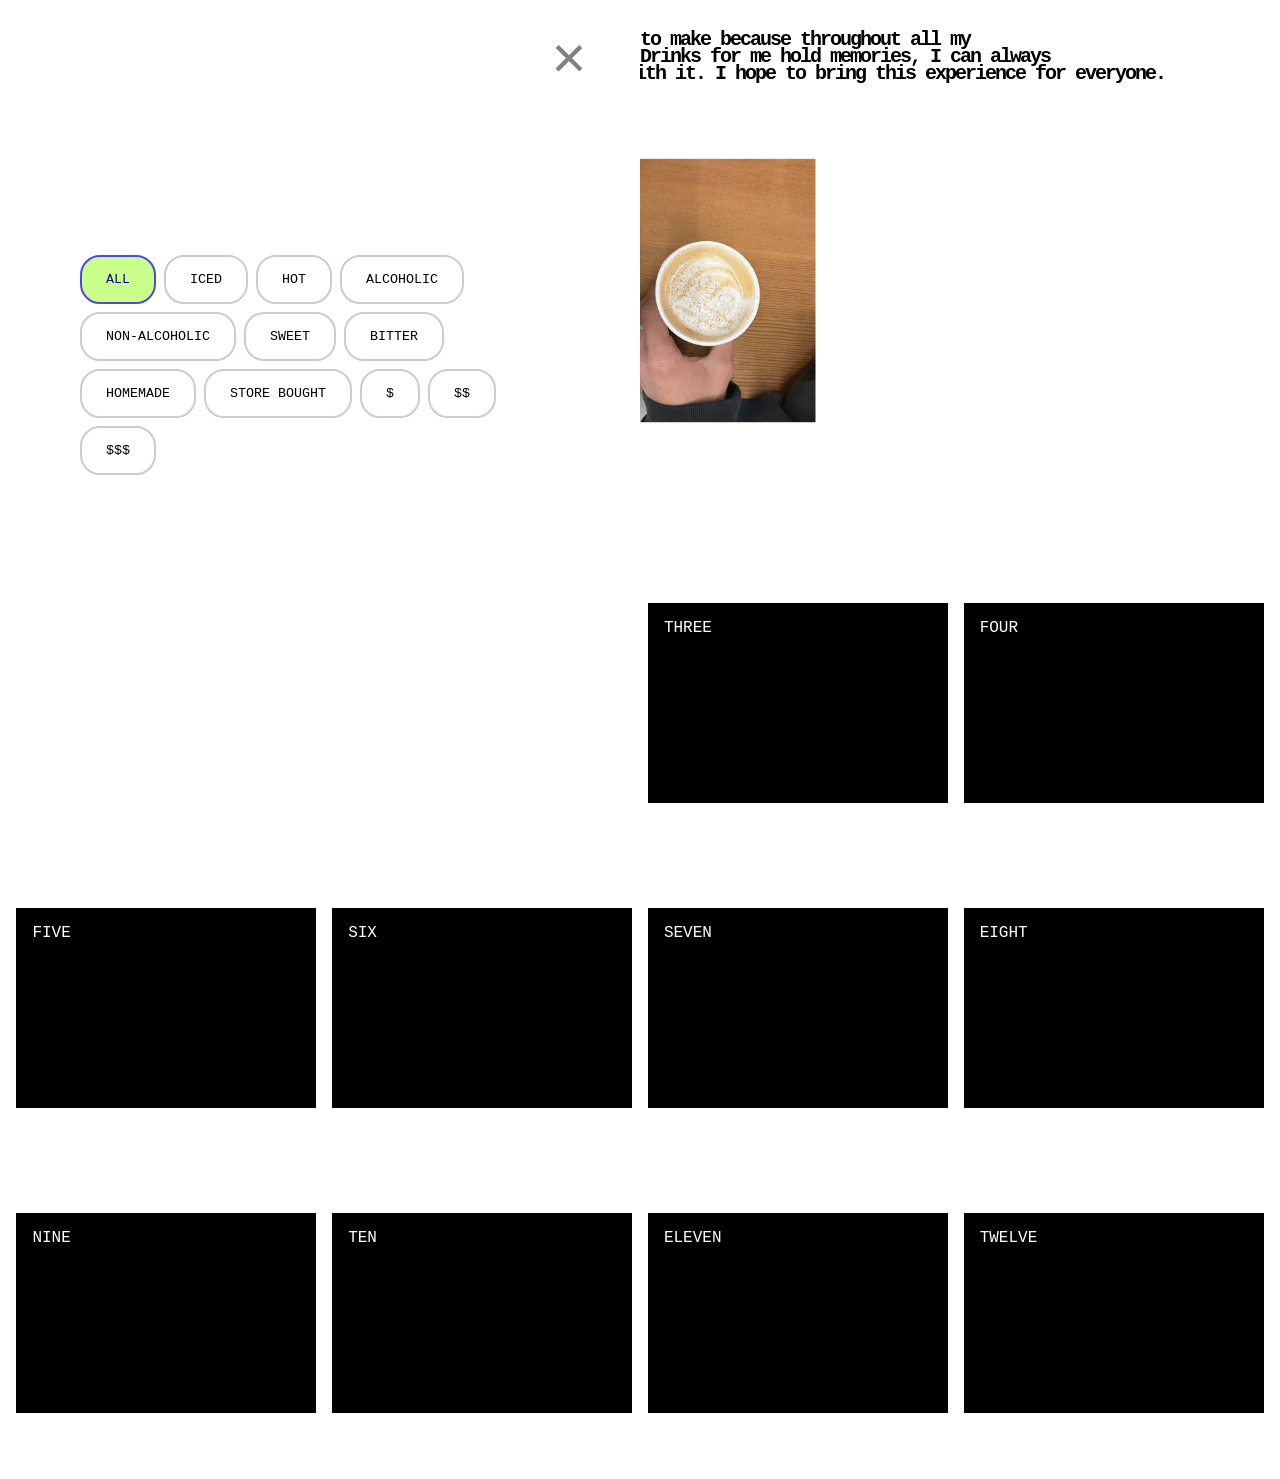
<file: index.html>
<!DOCTYPE html>
<!--[if lt IE 7]>      <html class="no-js lt-ie9 lt-ie8 lt-ie7"> <![endif]-->
<!--[if IE 7]>         <html class="no-js lt-ie9 lt-ie8"> <![endif]-->
<!--[if IE 8]>         <html class="no-js lt-ie9"> <![endif]-->
<!--[if gt IE 8]>      <html class="no-js"> <!--<![endif]-->
<html>
    <head>
        <meta charset="utf-8">
        <meta http-equiv="X-UA-Compatible" content="IE=edge">
        <title></title>
        <meta name="description" content="">
        <meta name="viewport" content="width=device-width, initial-scale=1">
        <link rel="stylesheet" href="style.css">
    </head>
    <body>
        <!--[if lt IE 7]>
            <p class="browsehappy">You are using an <strong>outdated</strong> browser. Please <a href="#">upgrade your browser</a> to improve your experience.</p>
        <![endif]-->
        
        <script src="script.js" async defer></script>

<h2>RATE MY DRINK is a site I wanted to make because throughout all my <br>
semesters I always have a drink in hand. Drinks for me hold memories, I can always <br>
remenisce on a drink I loved and the day that came with it. I hope to bring this experience for everyone. 
</h2> 
<br>
<img src="drinkscompressed.gif">

<br>
<br>
<br>
 <div class="button-container">
  <span class="btn" onclick="openNav()">INDEX</span>
  <a href="upload.html">
  <button class="btn">UPLOAD</button>
  </a>
</div>

<div id="myNav" class="overlay">
  <a href="javascript:void(0)" class="closebtn" onclick="closeNav()">&times;</a>
  <div class="overlay-content">
    <div class="filters">
    <button class="filter-btn active" data-filter="all">ALL</button>
    <button class="filter-btn" data-filter="fruit">ICED</button>
    <button class="filter-btn" data-filter="veggie">HOT</button>
    <button class="filter-btn" data-filter="veggie">ALCOHOLIC</button>
    <button class="filter-btn" data-filter="veggie">NON-ALCOHOLIC</button>
    <button class="filter-btn" data-filter="veggie">SWEET</button>
    <button class="filter-btn" data-filter="veggie">BITTER</button>
    <button class="filter-btn" data-filter="veggie">HOMEMADE</button>
    <button class="filter-btn" data-filter="veggie">STORE BOUGHT</button>
    <button class="filter-btn" data-filter="veggie">$</button>
    <button class="filter-btn" data-filter="veggie">$$</button>
    <button class="filter-btn" data-filter="veggie">$$$</button>
  </div>
  </div>
</div>

       <div class="grid-container">
        <div class="card">ONE</div>
    <div class="card" data-category="fruit" data-name="apple">TWO</div>
    <div class="card">THREE</div>
    <div class="card">FOUR</div>
    <div class="card">FIVE</div>
    <div class="card">SIX</div>
    <div class="card">SEVEN</div>
    <div class="card">EIGHT</div>
    <div class="card">NINE</div>
    <div class="card">TEN</div>
    <div class="card">ELEVEN</div>
    <div class="card">TWELVE</div>
    </div>


    </body>


    </body>
</html>
</file>
<file: style.css>
* {
box-sizing: border-box;
margin: 0;
padding: 0;
font-family: "pt-mono", monospace;

}


body {
    padding: 1rem;
}

h1 {
    font-family: "pt-mono", monospace;
    letter-spacing: -2px;
    padding: 15px; 
    font-size: 50px;
    text-align: center;
}

h2 {
   font-family: "pt-mono", monospace;
    letter-spacing: -2px;
    padding: 15px; 
    line-height: 17px;
    font-size: 20px;
    text-align: center;
}

.button-container {
  display: flex;
  gap: 20px; /* Adds space between buttons */
  justify-content: flex-start; /* Aligns buttons to the left */
}

.btn {
  background-color: #CBFF8C;
  color: #020887;
  padding: 8px 18px;
border: 2px solid black;
  font-size: 16px;
  cursor: pointer;
  position: relative;
  left: 22px;

}

.btn:hover {
  background-color: #EB4B98; 
}


.grid-container {
  display: grid;
  grid-template-columns: 1fr;
  gap: 15px;
  place-items: center; 
  height: 100vh;
}


@media (min-width: 768px) {
  .grid-container {
    grid-template-columns: repeat(4, 1fr);
  }
}
.card {
    background-color: black;
    color: white;
    padding: 1rem;
    width: 300px;
    height: 200px;
}

.overlay {
  height: 100%;
  width: 50%;
  position: fixed;
  z-index: 1;
  top: 0;
  left: 0;
  background-color: #ffffff;
  overflow-x: hidden;
  transition: 0.5s;
}

.overlay-content {
  position: relative;
  top: 25%;
  width: 100%;
  text-align: center;
  margin-top: 30px;
}

.overlay a {
  padding: 8px;
  text-decoration: none;
  font-size: 36px;
  color: #818181;
  display: block;
  transition: 0.3s;
}

.overlay a:hover, .overlay a:focus {
  color: #f1f1f1;
}

.overlay .closebtn {
  position: absolute;
  top: 20px;
  right: 45px;
  font-size: 60px;
}

@media screen and (max-height: 450px) {
  .overlay a {font-size: 20px}
  .overlay .closebtn {
  font-size: 40px;
  top: 15px;
  right: 35px;
  }
}

img {
  display: block;
  margin-left: auto;
  margin-right: auto;
  width: 50%;
}

.filters { 
  display: flex; 
  gap: 8px; 
  margin-bottom: 16px; 
  margin-left: 80px;
  margin-right: 80px;
  flex-wrap: wrap; 
}

    .filter-btn {
      padding: 15px 24px;
      border: 2px solid #ccc;
      border-radius: 20px;
      cursor: pointer;
      background: white;
    }

    .filter-btn.active { 
      background:  #CBFF8C; 
      color: #020887; 
      border-color: #4f46e5; 
    }

 .field { 
  margin-bottom: 0px; 
  
}

 label {
      display: block;
      font-size: 0.85rem;
      font-weight: 600;
      color: #444;
      padding: 10px 8px;
       background-color: #CBFF8C;
    }

    input[type="text"],
    input[type="email"] {
      width: 100%;
      padding: 12px 15px;
      border: 2px solid;
      border-radius: 10px;
      font-size: 0.95rem;
      transition: border-color 0.2s;
     
    }

    input:focus { outline: none; border-color: #4f46e5; }

    /* Drag & Drop Zone */
    .drop-zone {
      border: 2px dashed #CBFF8C;
      border-radius: 10px;
      padding: 32px;
      text-align: center;
      cursor: pointer;
      transition: all 0.2s;
      position: relative;
    }

    .drop-zone.dragover { border-color: #4f46e5; background: #eef2ff; }

    .drop-zone input[type="file"] {
      position: absolute;
      inset: 0;
      opacity: 0;
      cursor: pointer;
      width: 100%;
      height: 100%;
    }

    .drop-zone .icon { font-size: 2rem; margin-bottom: 8px; }
    .drop-zone p { color: black; font-size: 0.9rem; }
    .drop-zone span { color: #EB4B98; ; font-weight: 600; }

    /* Preview */
    #preview {
      display: none;
      margin-top: 12px;
      border-radius: 8px;
      overflow: hidden;
      border: 2px solid #e5e5e5;
    }
    #preview img { width: 100%; max-height: 200px; object-fit: cover; display: block; }
    #preview .preview-info {
      padding: 8px 12px;
      font-size: 0.8rem;
      color: #666;
      display: flex;
      justify-content: space-between;
    }
    #remove-btn { color: #ef4444; cursor: pointer; background: none; border: none; font-size: 0.8rem; }

    /* Submit Button */
    #submit-btn {
      width: 100%;
      padding: 12px;
      background: #EB4B98;
      color: white;
      border: none;
      border-radius: 8px;
      font-size: 1rem;
      font-weight: 600;
      cursor: pointer;
      margin-top: 8px;
      transition: background 0.2s;
      display: flex;
      align-items: center;
      justify-content: center;
      gap: 8px;
    }
    #submit-btn:hover { background: #EB4B98; }
    #submit-btn:disabled { background: #EB4B98; cursor: not-allowed; }

    /* Status */
    #status {
      display: none;
      margin-top: 16px;
      padding: 12px 16px;
      border-radius: 8px;
      font-size: 0.9rem;
      font-weight: 500;
    }
    #status.success { background: #dcfce7; color: #166534; }
    #status.error   { background: #fee2e2; color: #991b1b; }

    .spinner {
      width: 16px; height: 16px;
      border: 2px solid white;
      border-top-color: transparent;
      border-radius: 50%;
      animation: spin 0.7s linear infinite;
      display: none;
    }
    @keyframes spin { to { transform: rotate(360deg); } }

    .cardtwo {
      background: white;
      padding: 20px;
      width: 100%;
      max-width: 480px;
}

  
.container {
  display: flex;
  justify-content: center; 
  align-items: center;  
  position: relative;
  top: 30px;        
}

#star-container {
  display: flex;

}

.active {
  color: rgb(255, 255, 0);
}

#star {
 font-size: 50px;
}

iframe {
  display: none;
}
</file>
